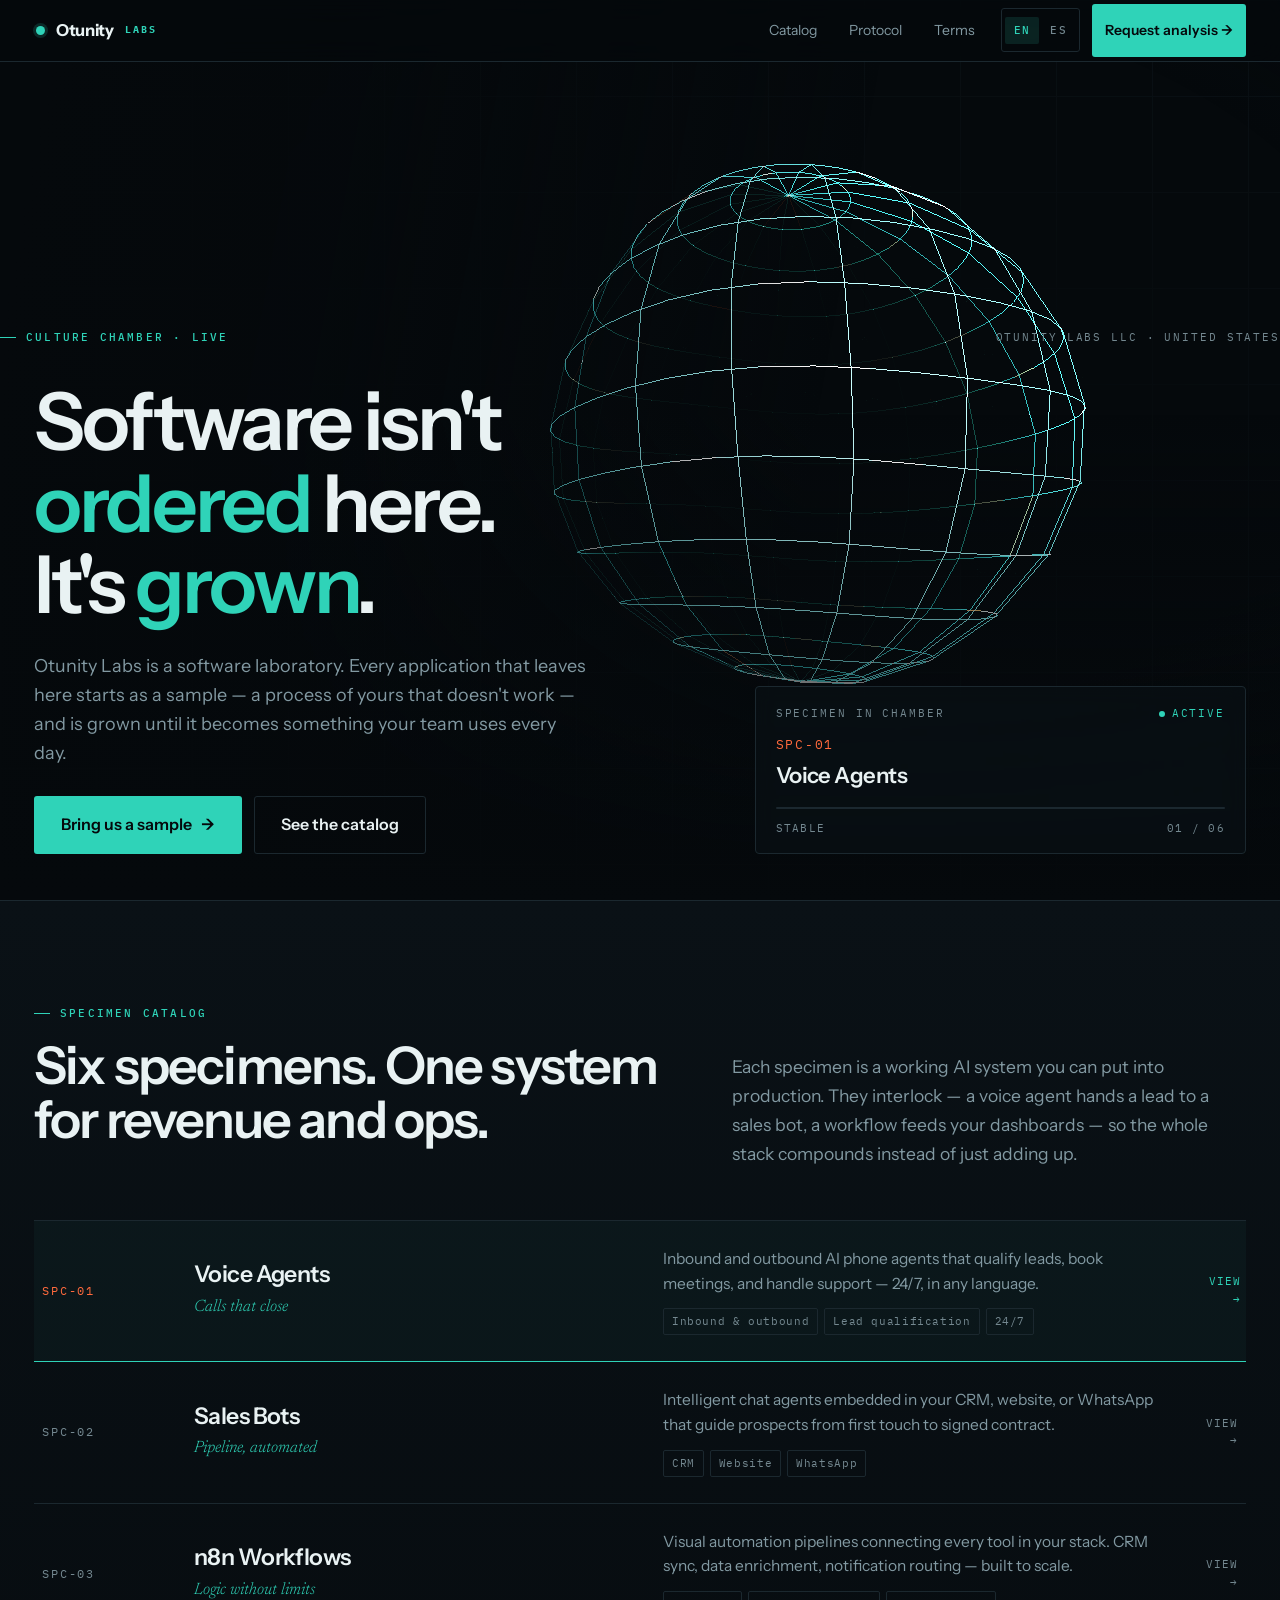
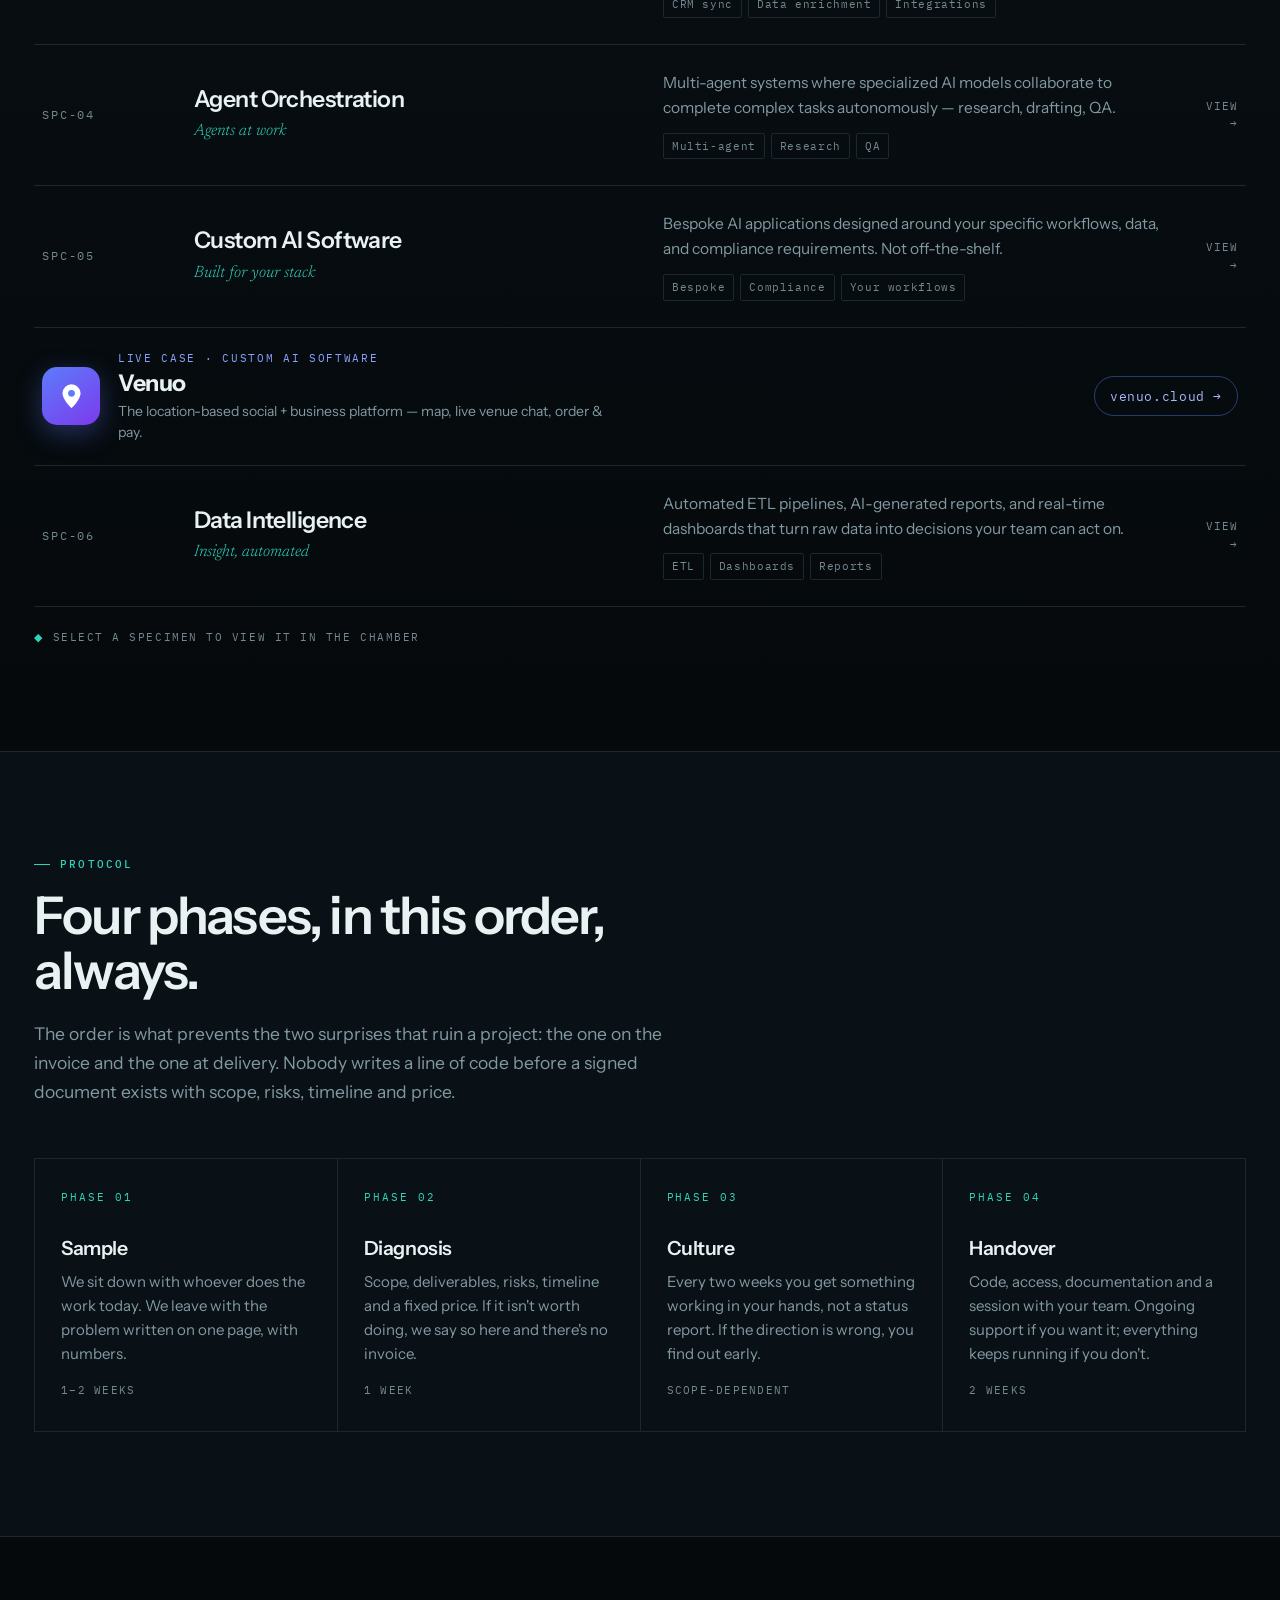
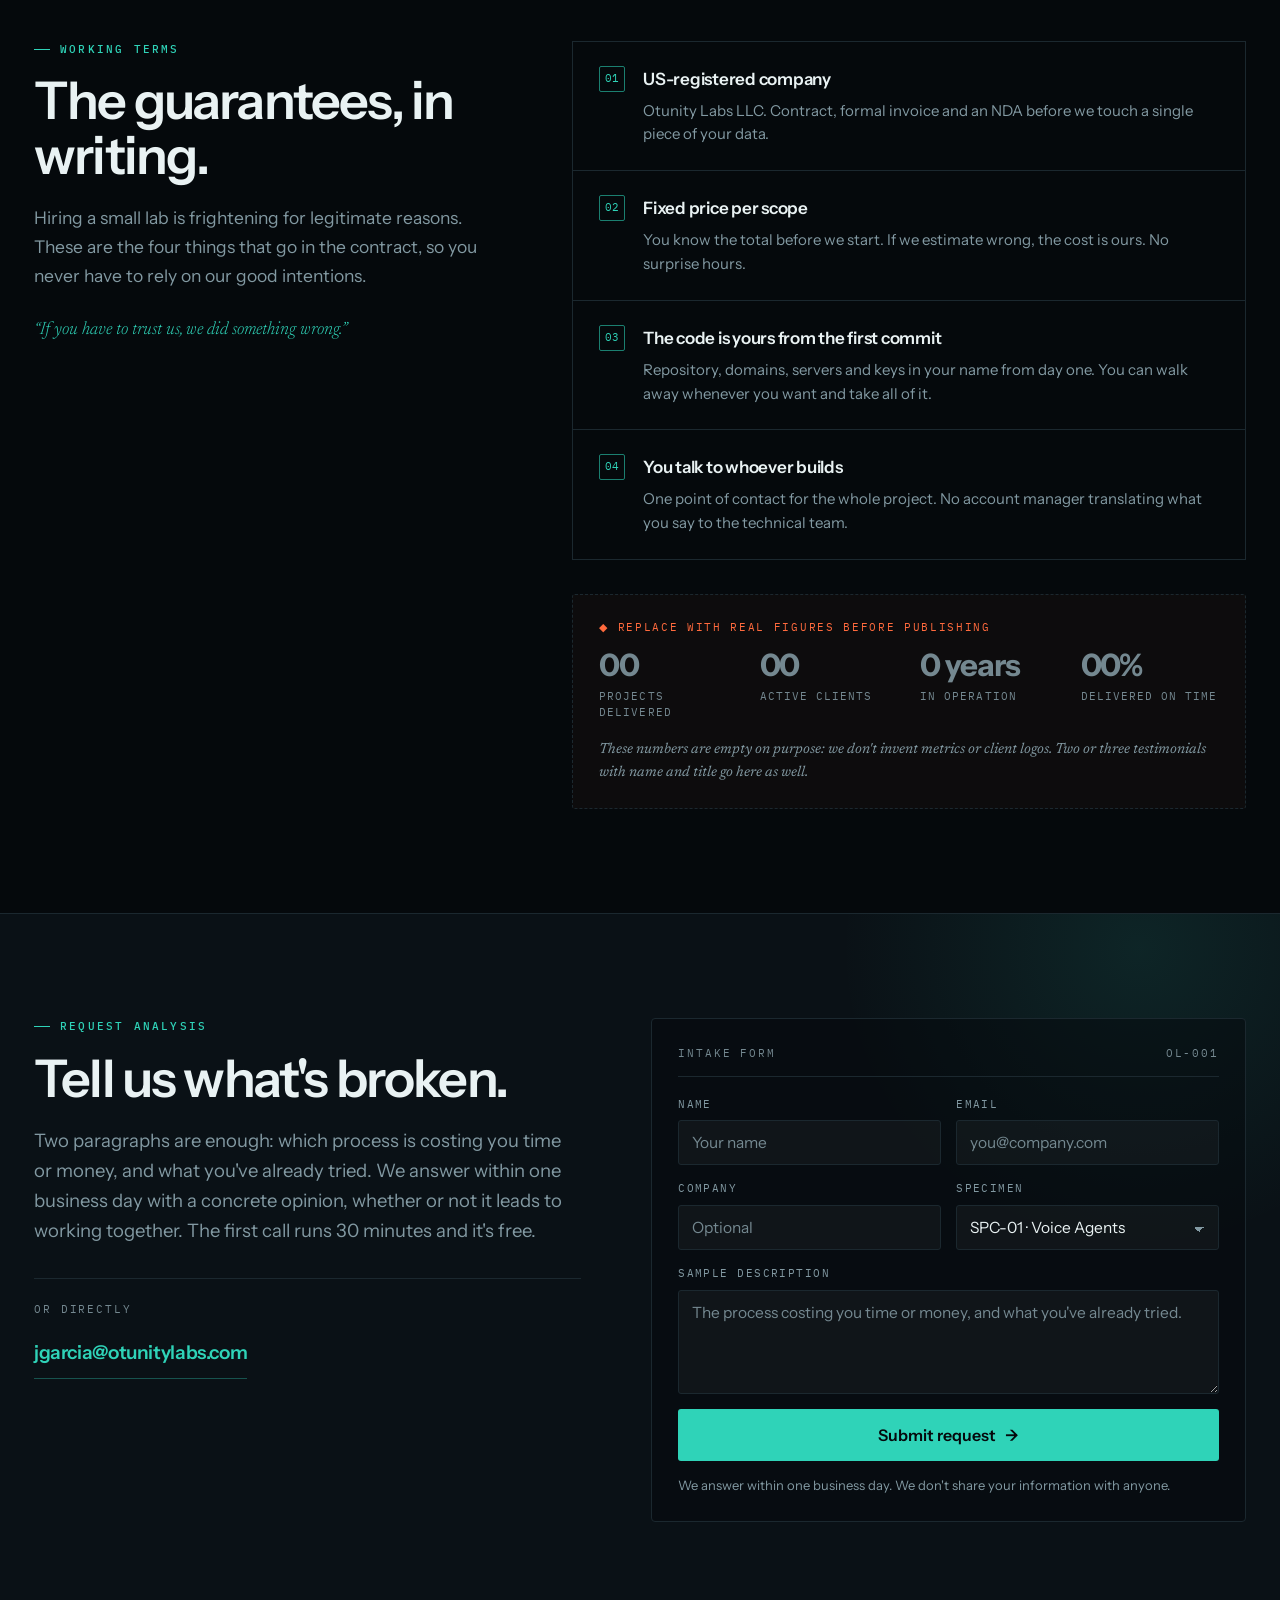
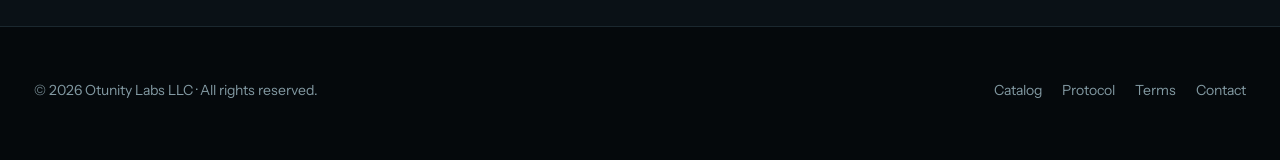
<file: index.html>
<!DOCTYPE html><html lang="en" class="no-js"><head><meta charset="utf-8"><meta name="viewport" content="width=device-width,initial-scale=1"><title>Otunity Labs — AI systems laboratory</title><meta name="description" content="Otunity Labs LLC. Voice agents, sales bots, workflow automation, multi-agent orchestration, custom AI software and data intelligence — built around your stack."><meta property="og:title" content="Otunity Labs — Software laboratory"><meta property="og:description" content="Six AI systems in the catalog: voice agents, sales bots, workflows, orchestration, custom software, data intelligence."><meta property="og:type" content="website"><link rel="alternate" hreflang="en" href="./"><link rel="alternate" hreflang="es" href="./"><script>document.documentElement.className="js"</script><link rel="preconnect" href="https://fonts.googleapis.com"><link rel="preconnect" href="https://fonts.gstatic.com" crossorigin><link href="https://fonts.googleapis.com/css2?family=Instrument+Sans:ital,wght@0,400..700;1,400..700&family=IBM+Plex+Mono:ital,wght@0,400;0,500;1,400&family=Newsreader:ital,opsz,wght@1,6..72,300..400&display=swap" rel="stylesheet"><link rel="stylesheet" href="/s.css"><style>.vcard{display:flex;align-items:center;gap:18px;border-bottom:1px solid var(--line);padding:22px 8px;text-decoration:none;position:relative;transition:background .25s}.vcard:hover{background:rgba(92,124,250,.06)}.vcard::after{content:"";position:absolute;left:0;bottom:-1px;height:1px;width:0;background:#5C7CFA;transition:width .45s cubic-bezier(.2,.8,.3,1)}.vcard:hover::after{width:100%}.vcard__ic{flex:0 0 auto;width:58px;height:58px;border-radius:15px;background:linear-gradient(145deg,#5C7CFA,#7C3AED);display:grid;place-items:center;box-shadow:0 8px 26px rgba(92,124,250,.34)}.vcard__ic svg{width:31px;height:31px}.vcard__body{flex:1 1 auto;min-width:0}.vcard__k{display:block;font-family:var(--f-m);font-size:10.5px;letter-spacing:.16em;text-transform:uppercase;color:#8aa2ff;margin:0 0 4px}.vcard__nm{display:block;font-size:23px;font-weight:700;letter-spacing:-.02em;color:var(--clear);line-height:1.1}.vcard__tx{display:block;color:var(--haze);font-size:14px;line-height:1.5;margin:5px 0 0;max-width:54ch}.vcard__go{flex:0 0 auto;font-family:var(--f-m);font-size:12.5px;letter-spacing:.05em;color:#a9bbff;white-space:nowrap;padding:9px 15px;border:1px solid rgba(92,124,250,.42);border-radius:999px;transition:background .2s,color .2s,border-color .2s}.vcard:hover .vcard__go{background:#5C7CFA;color:#fff;border-color:#5C7CFA}@media(max-width:640px){.vcard{gap:14px;padding:18px 6px}.vcard__go{display:none}.vcard__ic{width:50px;height:50px;border-radius:13px}.vcard__ic svg{width:27px;height:27px}.vcard__nm{font-size:20px}.vcard__tx{font-size:13px}}</style></head><body><header class="nav"><div class="wrap nav__in"><a class="brand" href="#top"><span class="brand__dot"></span>Otunity <i>Labs</i></a><nav aria-label="Main"><ul class="nav__links"><li><a href="#catalog" data-es="Catálogo">Catalog</a></li><li><a href="#protocol" data-es="Protocolo">Protocol</a></li><li><a href="#terms" data-es="Condiciones">Terms</a></li><li class="keep"><button class="lang" id="lang" type="button" aria-label="Cambiar a español" title="Español"><span class="lang__i is-on">EN</span><span class="lang__i">ES</span></button></li><li class="keep"><a class="btn btn--solid" href="#request"><span class="btn__long" data-es="Solicitar análisis">Request analysis</span><span class="btn__short" data-es="Contacto">Contact</span> <span class="ar">→</span></a></li></ul></nav></div></header><main id="top"><section class="hero"><div class="chamber" aria-hidden="true"><canvas class="chamber__gl" id="gl"></canvas><div class="chamber__grid"></div><div class="chamber__scrim"></div><div class="chamber__vig"></div></div><div class="wrap hero__in"><div class="hero__top"><p class="lbl" style="margin:0" data-es="Cámara de cultivo · en vivo">Culture chamber · live</p><p class="mono" style="margin:0;font-size:10.5px;letter-spacing:.18em;text-transform:uppercase;color:var(--dim)" data-es-html="Otunity Labs LLC · EE.&nbsp;UU.">Otunity Labs LLC · United States</p></div><h1 class="hero__h" data-es-html="Aquí no se <em>encarga</em> software.<br>Se <em>cultiva</em>.">Software isn't <em>ordered</em> here.<br>It's <em>grown</em>.</h1><div class="hero__grid"><div><p class="hero__p" data-es="Otunity Labs es un laboratorio de software. Cada aplicación que sale de aquí empieza como una muestra —un proceso tuyo que no funciona— y se cultiva hasta convertirse en algo que tu equipo usa todos los días.">Otunity Labs is a software laboratory. Every application that leaves here starts as a sample — a process of yours that doesn't work — and is grown until it becomes something your team uses every day.</p><div class="hero__cta"><a class="btn btn--solid btn--lg" href="#request" data-es="Traer una muestra">Bring us a sample <span class="ar">→</span></a> <a class="btn btn--wire btn--lg" href="#catalog" data-es="Ver el catálogo">See the catalog</a></div></div><div class="read" id="read"><p class="read__hd"><span data-es="Espécimen en cámara">Specimen in chamber</span><span class="read__live" data-es="Activo">Active</span></p><p class="read__id" id="rid">SPC-01</p><p class="read__nm" id="rnm">Voice Agents</p><div class="read__bar"><i id="rbar"></i></div><p class="read__ft"><span id="rst">Stable</span><span id="rct">01 / 06</span></p></div></div></div></section><section class="cat" id="catalog"><div class="wrap"><div class="cat__hd"><div class="rv"><p class="lbl" data-es="Catálogo de especímenes">Specimen catalog</p><h2 class="h" data-es="Seis especímenes. Un sistema para ventas y operaciones.">Six specimens. One system for revenue and ops.</h2></div><p class="p rv" data-es="Cada espécimen es un sistema de IA listo para producción. Encajan entre sí — un agente de voz pasa un lead a un bot de ventas, un flujo alimenta tus paneles — así todo el stack se potencia en vez de solo sumar.">Each specimen is a working AI system you can put into production. They interlock — a voice agent hands a lead to a sales bot, a workflow feeds your dashboards — so the whole stack compounds instead of just adding up.</p></div><div class="cat__list" id="cat"><button class="spec rv" type="button" data-i="0" aria-current="true"><span class="spec__id">SPC-01</span> <span><span class="spec__nm" data-es="Agentes de voz">Voice Agents</span><span class="spec__sub" data-es="Llamadas que cierran">Calls that close</span></span> <span class="spec__tx" data-es="Agentes de voz con IA, entrantes y salientes, que califican leads, agendan reuniones y atienden soporte — 24/7, en cualquier idioma.">Inbound and outbound AI phone agents that qualify leads, book meetings, and handle support — 24/7, in any language. <span class="spec__tags"><span data-es="Entrantes y salientes">Inbound &amp; outbound</span><span data-es="Calificación de leads">Lead qualification</span><span>24/7</span></span></span> <span class="spec__go" data-es="VER →">VIEW →</span></button> <button class="spec rv" type="button" data-i="1"><span class="spec__id">SPC-02</span> <span><span class="spec__nm" data-es="Bots de ventas">Sales Bots</span><span class="spec__sub" data-es="Pipeline, automatizado">Pipeline, automated</span></span> <span class="spec__tx" data-es="Agentes de chat inteligentes integrados en tu CRM, web o WhatsApp que guían al prospecto desde el primer contacto hasta el contrato firmado.">Intelligent chat agents embedded in your CRM, website, or WhatsApp that guide prospects from first touch to signed contract. <span class="spec__tags"><span>CRM</span><span data-es="Web">Website</span><span>WhatsApp</span></span></span> <span class="spec__go" data-es="VER →">VIEW →</span></button> <button class="spec rv" type="button" data-i="2"><span class="spec__id">SPC-03</span> <span><span class="spec__nm" data-es="Flujos n8n">n8n Workflows</span><span class="spec__sub" data-es="Lógica sin límites">Logic without limits</span></span> <span class="spec__tx" data-es="Flujos de automatización visual que conectan todas las herramientas de tu stack. Sincronización de CRM, enriquecimiento de datos, enrutado de notificaciones — hechos para escalar.">Visual automation pipelines connecting every tool in your stack. CRM sync, data enrichment, notification routing — built to scale. <span class="spec__tags"><span data-es="Sincronización CRM">CRM sync</span><span data-es="Enriquecimiento">Data enrichment</span><span data-es="Integraciones">Integrations</span></span></span> <span class="spec__go" data-es="VER →">VIEW →</span></button> <button class="spec rv" type="button" data-i="3"><span class="spec__id">SPC-04</span> <span><span class="spec__nm" data-es="Orquestación de agentes">Agent Orchestration</span><span class="spec__sub" data-es="Agentes trabajando">Agents at work</span></span> <span class="spec__tx" data-es="Sistemas multiagente donde modelos de IA especializados colaboran para completar tareas complejas de forma autónoma — investigación, redacción y control de calidad.">Multi-agent systems where specialized AI models collaborate to complete complex tasks autonomously — research, drafting, QA. <span class="spec__tags"><span data-es="Multiagente">Multi-agent</span><span data-es="Investigación">Research</span><span>QA</span></span></span> <span class="spec__go" data-es="VER →">VIEW →</span></button> <button class="spec rv" type="button" data-i="4"><span class="spec__id">SPC-05</span> <span><span class="spec__nm" data-es="Software de IA a medida">Custom AI Software</span><span class="spec__sub" data-es="Hecho para tu stack">Built for your stack</span></span> <span class="spec__tx" data-es="Aplicaciones de IA a medida, diseñadas en torno a tus flujos de trabajo, tus datos y tus requisitos de cumplimiento. Nada enlatado.">Bespoke AI applications designed around your specific workflows, data, and compliance requirements. Not off-the-shelf. <span class="spec__tags"><span data-es="A medida">Bespoke</span><span data-es="Cumplimiento">Compliance</span><span data-es="Tus flujos">Your workflows</span></span></span> <span class="spec__go" data-es="VER →">VIEW →</span></button><a class="vcard" href="https://venuo.cloud" target="_blank" rel="noopener"><span class="vcard__ic"><svg viewBox="0 0 24 24" fill="none" aria-hidden="true"><path d="M12 21s7-6.4 7-11.5A7 7 0 0 0 5 9.5C5 14.6 12 21 12 21Z" fill="#fff"/><circle cx="12" cy="9.5" r="2.6" fill="#5C7CFA"/></svg></span><span class="vcard__body"><span class="vcard__k" data-es="Caso en vivo · Custom AI Software">Live case · Custom AI Software</span><span class="vcard__nm">Venuo</span><span class="vcard__tx" data-es="La plataforma social + negocios basada en ubicación — mapa, chat de negocios en vivo, y pedir &amp; pagar.">The location-based social + business platform — map, live venue chat, order &amp; pay.</span></span><span class="vcard__go">venuo.cloud →</span></a> <button class="spec rv" type="button" data-i="5"><span class="spec__id">SPC-06</span> <span><span class="spec__nm" data-es="Inteligencia de datos">Data Intelligence</span><span class="spec__sub" data-es="Información, automatizada">Insight, automated</span></span> <span class="spec__tx" data-es="Pipelines ETL automatizados, informes generados con IA y paneles en tiempo real que convierten datos crudos en decisiones que tu equipo puede tomar.">Automated ETL pipelines, AI-generated reports, and real-time dashboards that turn raw data into decisions your team can act on. <span class="spec__tags"><span>ETL</span><span data-es="Paneles">Dashboards</span><span data-es="Informes">Reports</span></span></span> <span class="spec__go" data-es="VER →">VIEW →</span></button></div><p class="cat__hint rv"><b>◆</b> <span data-es="Selecciona un espécimen para verlo en la cámara">Select a specimen to view it in the chamber</span></p></div></section><section class="proto" id="protocol"><div class="wrap"><div class="proto__hd"><p class="lbl rv" data-es="Protocolo">Protocol</p><h2 class="h rv" data-es="Cuatro fases, en este orden, siempre.">Four phases, in this order, always.</h2><p class="p rv" data-es="El orden es lo que evita las dos sorpresas que arruinan un proyecto: la de la factura y la de la entrega. Nadie escribe una línea de código antes de que exista un documento firmado con alcance, riesgos, plazo y precio.">The order is what prevents the two surprises that ruin a project: the one on the invoice and the one at delivery. Nobody writes a line of code before a signed document exists with scope, risks, timeline and price.</p></div><div class="proto__grid"><div class="step rv"><span class="step__n" data-es="FASE 01">PHASE 01</span><h3 class="step__h" data-es="Muestra">Sample</h3><p class="step__p" data-es="Nos sentamos con quien hace el trabajo hoy. Salimos con el problema descrito en una página, con números.">We sit down with whoever does the work today. We leave with the problem written on one page, with numbers.</p><span class="step__t" data-es="1–2 semanas">1–2 weeks</span></div><div class="step rv"><span class="step__n" data-es="FASE 02">PHASE 02</span><h3 class="step__h" data-es="Diagnóstico">Diagnosis</h3><p class="step__p" data-es="Alcance, entregables, riesgos, plazo y precio cerrado. Si no conviene hacerlo, lo decimos aquí y no hay factura.">Scope, deliverables, risks, timeline and a fixed price. If it isn't worth doing, we say so here and there's no invoice.</p><span class="step__t" data-es="1 semana">1 week</span></div><div class="step rv"><span class="step__n" data-es="FASE 03">PHASE 03</span><h3 class="step__h" data-es="Cultivo">Culture</h3><p class="step__p" data-es="Cada dos semanas tienes algo funcionando en las manos, no un informe de avance. Si el rumbo está mal, se ve pronto.">Every two weeks you get something working in your hands, not a status report. If the direction is wrong, you find out early.</p><span class="step__t" data-es="Según alcance">Scope-dependent</span></div><div class="step rv"><span class="step__n" data-es="FASE 04">PHASE 04</span><h3 class="step__h" data-es="Traspaso">Handover</h3><p class="step__p" data-es="Código, accesos, documentación y una sesión con tu equipo. Soporte si lo quieres; todo sigue en pie si no.">Code, access, documentation and a session with your team. Ongoing support if you want it; everything keeps running if you don't.</p><span class="step__t" data-es="2 semanas">2 weeks</span></div></div></div></section><section class="cond" id="terms"><div class="wrap cond__grid"><div class="rv"><p class="lbl" data-es="Condiciones de trabajo">Working terms</p><h2 class="h" data-es="Las garantías, por escrito.">The guarantees, in writing.</h2><p class="p" data-es="Contratar a un laboratorio pequeño da miedo por razones legítimas. Estas son las cuatro cosas que van en el contrato, para que no dependas de nuestra buena voluntad.">Hiring a small lab is frightening for legitimate reasons. These are the four things that go in the contract, so you never have to rely on our good intentions.</p><p class="note" style="margin:26px 0 0" data-es="«Si te tienes que fiar de nosotros, algo hicimos mal.»">“If you have to trust us, we did something wrong.”</p></div><div><div class="cond__list"><div class="cond__row rv"><span class="cond__ic">01</span><div><h3 class="cond__h" data-es-html="Sociedad registrada en EE.&nbsp;UU.">US-registered company</h3><p class="cond__p" data-es="Otunity Labs LLC. Contrato, factura formal y acuerdo de confidencialidad antes de tocar un solo dato tuyo.">Otunity Labs LLC. Contract, formal invoice and an NDA before we touch a single piece of your data.</p></div></div><div class="cond__row rv"><span class="cond__ic">02</span><div><h3 class="cond__h" data-es="Precio cerrado por alcance">Fixed price per scope</h3><p class="cond__p" data-es="Sabes el total antes de empezar. Si estimamos mal, el costo es nuestro. No hay horas sorpresa.">You know the total before we start. If we estimate wrong, the cost is ours. No surprise hours.</p></div></div><div class="cond__row rv"><span class="cond__ic">03</span><div><h3 class="cond__h" data-es="El código es tuyo desde el primer commit">The code is yours from the first commit</h3><p class="cond__p" data-es="Repositorio, dominios, servidores y llaves a tu nombre desde el día uno. Puedes irte cuando quieras y llevártelo todo.">Repository, domains, servers and keys in your name from day one. You can walk away whenever you want and take all of it.</p></div></div><div class="cond__row rv"><span class="cond__ic">04</span><div><h3 class="cond__h" data-es="Hablas con quien construye">You talk to whoever builds</h3><p class="cond__p" data-es="Un solo interlocutor durante todo el proyecto. Sin gestor de cuenta que traduzca lo que dices al equipo técnico.">One point of contact for the whole project. No account manager translating what you say to the technical team.</p></div></div></div><div class="pend rv"><p class="pend__t" data-es="◆ Reemplazar con cifras reales antes de publicar">◆ Replace with real figures before publishing</p><div class="pend__row"><div><p class="pend__n">00</p><p class="pend__l" data-es="Proyectos entregados">Projects delivered</p></div><div><p class="pend__n">00</p><p class="pend__l" data-es="Clientes activos">Active clients</p></div><div><p class="pend__n" data-es="0 años">0 years</p><p class="pend__l" data-es="En operación">In operation</p></div><div><p class="pend__n">00%</p><p class="pend__l" data-es="Entregados en plazo">Delivered on time</p></div></div><p class="pend__x" data-es="Estos números están vacíos a propósito: no inventamos métricas ni logotipos de clientes. Aquí van también dos o tres testimonios con nombre y cargo.">These numbers are empty on purpose: we don't invent metrics or client logos. Two or three testimonials with name and title go here as well.</p></div></div></div></section><section class="req" id="request"><div class="wrap req__grid"><div class="rv"><p class="lbl" data-es="Solicitar análisis">Request analysis</p><h2 class="h" data-es="Cuéntanos qué está roto.">Tell us what's broken.</h2><p class="req__p" data-es="Dos párrafos bastan: qué proceso te cuesta tiempo o dinero y qué has intentado ya. Respondemos en un día hábil con una opinión concreta, sirva o no para trabajar juntos. La primera llamada dura 30 minutos y no se cobra.">Two paragraphs are enough: which process is costing you time or money, and what you've already tried. We answer within one business day with a concrete opinion, whether or not it leads to working together. The first call runs 30 minutes and it's free.</p><div class="req__dir"><span data-es="O directamente">Or directly</span><a href="mailto:jgarcia@otunitylabs.com">jgarcia@otunitylabs.com</a></div></div><form class="form rv" id="form"><p class="form__hd"><span data-es="Formulario de ingreso">Intake form</span><span>OL-001</span></p><div class="row2"><div class="fld"><label for="f1" data-es="Nombre">Name</label><input id="f1" name="name" required placeholder="Your name" data-es-ph="Tu nombre"></div><div class="fld"><label for="f2">Email</label><input id="f2" name="email" type="email" required placeholder="you@company.com" data-es-ph="tu@empresa.com"></div></div><div class="row2"><div class="fld"><label for="f3" data-es="Empresa">Company</label><input id="f3" name="company" placeholder="Optional" data-es-ph="Opcional"></div><div class="fld"><label for="f4" data-es="Espécimen">Specimen</label> <select id="f4" name="specimen"><option data-es="SPC-01 · Agentes de voz">SPC-01 · Voice Agents</option><option data-es="SPC-02 · Bots de ventas">SPC-02 · Sales Bots</option><option data-es="SPC-03 · Flujos n8n">SPC-03 · n8n Workflows</option><option data-es="SPC-04 · Orquestación de agentes">SPC-04 · Agent Orchestration</option><option data-es="SPC-05 · Software de IA a medida">SPC-05 · Custom AI Software</option><option data-es="SPC-06 · Inteligencia de datos">SPC-06 · Data Intelligence</option><option data-es="Todavía no lo tengo claro">Not sure yet</option></select></div></div><div class="fld"><label for="f5" data-es="Descripción de la muestra">Sample description</label><textarea id="f5" name="message" required placeholder="The process costing you time or money, and what you've already tried." data-es-ph="El proceso que te cuesta tiempo o dinero, y qué has intentado ya."></textarea></div><button class="btn btn--solid btn--lg form__go" type="submit" data-es="Enviar solicitud">Submit request <span class="ar">→</span></button><p class="form__fine" id="fine" data-es="Respondemos en un día hábil. No compartimos tu información con nadie.">We answer within one business day. We don't share your information with anyone.</p></form></div></section></main><footer class="foot"><div class="wrap foot__in"><p style="margin:0">© <span id="yr">2026</span> Otunity Labs LLC · <span data-es="Todos los derechos reservados.">All rights reserved.</span></p><ul class="foot__nav"><li><a href="#catalog" data-es="Catálogo">Catalog</a></li><li><a href="#protocol" data-es="Protocolo">Protocol</a></li><li><a href="#terms" data-es="Condiciones">Terms</a></li><li><a href="mailto:jgarcia@otunitylabs.com" data-es="Contacto">Contact</a></li></ul></div></footer><script src="/app.js"></script></body></html>
</file>
<file: s.css>
:root{--void:#05090C;--chamber:#0A1116;--panel:#0D161C;--line:#1B282F;--haze:#8299A2;--clear:#E9F2F3;--dim:#748890;--culture:#2FD3B8;--culture-dim:#1B7F70;--reagent:#FF6A3D;--f-d:"Instrument Sans",system-ui,sans-serif;--f-m:"IBM Plex Mono",ui-monospace,monospace;--f-n:"Newsreader",Georgia,serif;--gut:34px;--max:1280px}*,::after,::before{box-sizing:border-box}html{scroll-behavior:smooth}body{margin:0;background:var(--void);color:var(--clear);font-family:var(--f-d);font-size:17px;line-height:1.6;-webkit-font-smoothing:antialiased;overflow-x:hidden}section[id]{scroll-margin-top:86px}a{color:inherit}:focus-visible{outline:2px solid var(--culture);outline-offset:3px}.wrap{max-width:var(--max);margin:0 auto;padding:0 var(--gut)}.mono{font-family:var(--f-m)}.lbl{font-family:var(--f-m);font-size:11px;font-weight:500;letter-spacing:.2em;text-transform:uppercase;color:var(--culture);margin:0 0 16px;display:flex;align-items:center;gap:10px}.lbl::before{content:"";width:16px;height:1px;background:var(--culture);flex:0 0 auto}.lbl--dim{color:var(--dim)}.lbl--dim::before{background:var(--dim)}h2.h{font-size:clamp(31px,4.4vw,52px);letter-spacing:-.035em;line-height:1.05;margin:0 0 20px;font-weight:600}.p{color:var(--haze);font-size:17.5px;line-height:1.66;margin:0;max-width:60ch}.note{font-family:var(--f-n);font-style:italic;font-size:18px;line-height:1.6;color:var(--culture);font-weight:300}.nav{position:fixed;top:0;left:0;right:0;z-index:60;height:62px;display:flex;align-items:center;background:rgba(5,9,12,.72);backdrop-filter:blur(14px);border-bottom:1px solid var(--line);transition:background .3s}.nav__in{display:flex;align-items:center;justify-content:space-between;width:100%}.brand{display:flex;align-items:center;gap:11px;text-decoration:none;font-weight:700;letter-spacing:-.02em;font-size:16.5px;padding:10px 2px}.brand__dot{width:9px;height:9px;border-radius:50%;background:var(--culture);box-shadow:0 0 0 3px rgba(47,211,184,.16);flex:0 0 auto;animation:pulse 2.6s ease-in-out infinite}@keyframes pulse{0%,100%{box-shadow:0 0 0 3px rgba(47,211,184,.16)}50%{box-shadow:0 0 0 6px rgba(47,211,184,.05)}}.brand i{font-style:normal;font-family:var(--f-m);font-size:10px;letter-spacing:.2em;color:var(--culture);text-transform:uppercase}.nav__links{display:flex;align-items:center;gap:8px;list-style:none;margin:0;padding:0}.nav__links>li>a{text-decoration:none;font-size:14px;color:var(--haze);padding:14px 12px;display:inline-block;border-radius:3px}.nav__links>li>a:hover{color:var(--clear)}.nav__links>li>a.btn{color:var(--void)}.lang{display:inline-flex;align-items:center;gap:2px;background:0 0;border:1px solid var(--line);border-radius:3px;padding:3px;cursor:pointer;font-family:var(--f-m);margin:0 4px 0 6px;min-height:44px;box-sizing:border-box;transition:border-color .2s}.lang:hover{border-color:var(--culture)}.lang__i{display:block;font-size:11px;font-weight:500;letter-spacing:.12em;color:var(--dim);padding:8px 9px;border-radius:2px;line-height:1;transition:background .2s,color .2s}.lang__i.is-on{background:rgba(47,211,184,.13);color:var(--culture)}.btn{display:inline-flex;align-items:center;gap:9px;white-space:nowrap;font-family:var(--f-d);font-size:14.5px;font-weight:600;text-decoration:none;padding:11px 19px;border:1px solid transparent;border-radius:3px;cursor:pointer;transition:background .2s,border-color .2s,color .2s}.btn--solid{background:var(--culture);color:var(--void)}.btn--solid:hover{background:#4eead0}.btn--wire{border-color:var(--line);color:var(--clear)}.btn--wire:hover{border-color:var(--culture);color:var(--culture)}.btn--lg{padding:15px 26px;font-size:16px}.ar{transition:transform .2s}.btn__short{display:none}.btn:hover .ar{transform:translateX(3px)}.hero{position:relative;min-height:100svh;display:flex;align-items:flex-end;padding:120px 0 46px;overflow:hidden}.chamber{position:absolute;inset:0;z-index:0;background:var(--void)}.chamber__gl,.chamber__video{position:absolute;inset:0;width:100%;height:100%;object-fit:cover;display:block}.chamber__gl{opacity:0;transition:opacity 1.1s ease .15s}.chamber__gl.on{opacity:1}.chamber__video{opacity:.9;transition:opacity 1s ease}.chamber__video.off{opacity:0}.chamber__grid{position:absolute;inset:0;z-index:1;pointer-events:none;background-image:linear-gradient(var(--line) 1px,transparent 1px),linear-gradient(90deg,var(--line) 1px,transparent 1px);background-size:96px 96px;opacity:.34;mask-image:radial-gradient(ellipse 78% 62% at 62% 45%,transparent 18%,#000 92%);-webkit-mask-image:radial-gradient(ellipse 78% 62% at 62% 45%,transparent 18%,#000 92%)}.chamber__scrim{position:absolute;inset:0;z-index:2;pointer-events:none;background:linear-gradient(100deg,var(--void) 4%,rgba(5,9,12,.9) 26%,rgba(5,9,12,.42) 46%,transparent 62%)}@media(max-width:1040px){.chamber__scrim{background:linear-gradient(to top,var(--void) 38%,rgba(5,9,12,.92) 54%,rgba(5,9,12,.44) 70%,rgba(5,9,12,.1) 88%,transparent 100%)}}.chamber__vig{position:absolute;inset:0;z-index:3;pointer-events:none;background:radial-gradient(ellipse 96% 84% at 62% 40%,transparent 48%,rgba(5,9,12,.66) 86%,var(--void) 100%),linear-gradient(to top,var(--void) 0,rgba(5,9,12,.62) 22%,transparent 54%)}.hero__in{position:relative;z-index:4;width:100%}.hero__top{position:absolute;top:-52px;left:0;right:0;display:flex;justify-content:space-between;align-items:flex-start;gap:20px}.hero__h{font-size:clamp(38px,6.6vw,80px);line-height:1.02;letter-spacing:-.042em;font-weight:600;margin:0;max-width:15ch;text-wrap:balance}.hero__h em{font-style:normal;color:var(--culture)}.hero__grid{display:grid;grid-template-columns:minmax(0,1.15fr) minmax(0,.85fr);gap:56px;align-items:end;margin:26px 0 0}.hero__p{color:var(--haze);font-size:18px;line-height:1.62;margin:0;max-width:46ch}.hero__cta{display:flex;flex-wrap:wrap;gap:12px;margin:28px 0 0}.read{border:1px solid var(--line);background:rgba(10,17,22,.66);backdrop-filter:blur(9px);padding:18px 20px 16px;border-radius:4px;min-width:0}.read__hd{display:flex;justify-content:space-between;align-items:center;gap:14px;font-family:var(--f-m);font-size:10.5px;letter-spacing:.18em;text-transform:uppercase;color:var(--dim);margin:0 0 12px}.read__live{display:flex;align-items:center;gap:7px;color:var(--culture)}.read__live::before{content:"";width:6px;height:6px;border-radius:50%;background:var(--culture);animation:pulse2 1.6s infinite}@keyframes pulse2{0%,100%{opacity:1}50%{opacity:.25}}.read__id{font-family:var(--f-m);font-size:12.5px;letter-spacing:.14em;color:var(--reagent);margin:0 0 4px}.read__nm{font-size:22px;font-weight:600;letter-spacing:-.025em;margin:0 0 14px;min-height:1.2em}.read__bar{height:2px;background:var(--line);position:relative;overflow:hidden;border-radius:2px}.read__bar i{position:absolute;inset:0 auto 0 0;background:var(--culture);width:0}.read__ft{display:flex;justify-content:space-between;font-family:var(--f-m);font-size:10.5px;letter-spacing:.12em;text-transform:uppercase;color:var(--dim);margin:11px 0 0}.cat{padding:104px 0;border-top:1px solid var(--line);background:linear-gradient(var(--chamber),var(--void))}.cat__hd{display:grid;grid-template-columns:minmax(0,1fr) minmax(0,.8fr);gap:56px;align-items:end;margin:0 0 52px}.cat__list{border-top:1px solid var(--line)}.spec{width:100%;text-align:left;background:0 0;border:0;border-bottom:1px solid var(--line);color:inherit;font:inherit;display:grid;grid-template-columns:118px minmax(0,1.05fr) minmax(0,1.2fr) 44px;gap:34px;align-items:center;padding:26px 8px;cursor:pointer;transition:background .25s,padding .25s;position:relative}.spec::after{content:"";position:absolute;left:0;bottom:-1px;height:1px;width:0;background:var(--culture);transition:width .45s cubic-bezier(.2,.8,.3,1)}.spec:hover,.spec[aria-current=true]{background:rgba(47,211,184,.045)}.spec:hover::after,.spec[aria-current=true]::after{width:100%}.spec__id{display:block;font-family:var(--f-m);font-size:11.5px;letter-spacing:.16em;color:var(--dim);transition:color .25s}.spec:hover .spec__id,.spec[aria-current=true] .spec__id{color:var(--reagent)}.spec__nm{display:block;font-size:23px;font-weight:600;letter-spacing:-.025em;margin:0 0 5px;line-height:1.2}.spec__sub{display:block;font-family:var(--f-n);font-style:italic;font-size:16.5px;color:var(--culture);margin:0;font-weight:300}.spec__tx{display:block;color:var(--haze);font-size:15.5px;line-height:1.6;margin:0}.spec__tags{margin:12px 0 0;padding:0;display:flex;flex-wrap:wrap;gap:6px}.spec__tags span{font-family:var(--f-m);font-size:10.5px;letter-spacing:.06em;color:var(--dim);border:1px solid var(--line);padding:4px 8px;border-radius:2px}.spec__go{display:block;font-family:var(--f-m);font-size:11px;letter-spacing:.1em;color:var(--dim);text-align:right;transition:color .25s,transform .25s}.spec:hover .spec__go,.spec[aria-current=true] .spec__go{color:var(--culture);transform:translateX(3px)}.cat__hint{font-family:var(--f-m);font-size:11px;letter-spacing:.14em;text-transform:uppercase;color:var(--dim);margin:22px 0 0;display:flex;align-items:center;gap:9px}.cat__hint b{color:var(--culture);font-weight:500}.proto{padding:104px 0;border-top:1px solid var(--line);background:var(--chamber)}.proto__hd{max-width:640px;margin:0 0 52px}.proto__grid{display:grid;grid-template-columns:repeat(4,1fr);gap:1px;background:var(--line);border:1px solid var(--line)}.step{background:var(--chamber);padding:30px 26px 32px;position:relative;transition:background .3s}.step:hover{background:var(--panel)}.step__n{font-family:var(--f-m);font-size:11px;letter-spacing:.18em;color:var(--culture);display:block;margin:0 0 30px}.step__h{font-size:19.5px;letter-spacing:-.022em;font-weight:600;margin:0 0 9px;line-height:1.25}.step__p{margin:0;font-size:15px;line-height:1.6;color:var(--haze)}.step__t{display:block;margin:16px 0 0;font-family:var(--f-m);font-size:10.5px;letter-spacing:.12em;color:var(--dim);text-transform:uppercase}.cond{padding:104px 0;border-top:1px solid var(--line)}.cond__grid{display:grid;grid-template-columns:minmax(0,.82fr) minmax(0,1.18fr);gap:70px;align-items:start}.cond__list{display:grid;gap:1px;background:var(--line);border:1px solid var(--line)}.cond__row{background:var(--void);padding:24px 26px;display:grid;grid-template-columns:26px minmax(0,1fr);gap:18px;align-items:start;transition:background .3s}.cond__row:hover{background:var(--panel)}.cond__ic{width:26px;height:26px;border:1px solid var(--culture-dim);border-radius:2px;display:grid;place-items:center;font-family:var(--f-m);font-size:11px;color:var(--culture)}.cond__h{font-size:17px;font-weight:600;letter-spacing:-.015em;margin:0 0 6px}.cond__p{margin:0;color:var(--haze);font-size:15px;line-height:1.58}.pend{margin:34px 0 0;border:1px dashed var(--line);background:rgba(255,106,61,.035);padding:24px 26px;border-radius:3px}.pend__t{font-family:var(--f-m);font-size:10.5px;letter-spacing:.16em;text-transform:uppercase;color:var(--reagent);margin:0 0 14px}.pend__row{display:grid;grid-template-columns:repeat(4,1fr);gap:22px;margin:0}.pend__n{font-size:31px;font-weight:700;letter-spacing:-.04em;margin:0;line-height:1;color:var(--dim)}.pend__l{font-family:var(--f-m);font-size:10.5px;letter-spacing:.1em;text-transform:uppercase;color:var(--dim);margin:7px 0 0}.pend__x{margin:18px 0 0;font-family:var(--f-n);font-style:italic;font-size:14.5px;color:var(--haze);line-height:1.55}.req{padding:104px 0;border-top:1px solid var(--line);background:var(--chamber);position:relative;overflow:hidden}.req::before{content:"";position:absolute;top:-40%;right:-14%;width:640px;height:640px;border-radius:50%;background:radial-gradient(circle,rgba(47,211,184,.1),transparent 66%);pointer-events:none}.req__grid{position:relative;display:grid;grid-template-columns:minmax(0,.92fr) minmax(0,1fr);gap:70px;align-items:start}.req__p{font-size:18.5px;line-height:1.62;color:var(--haze);margin:0;max-width:44ch}.req__dir{margin:32px 0 0;padding:22px 0 0;border-top:1px solid var(--line)}.req__dir span{display:block;font-family:var(--f-m);font-size:10.5px;letter-spacing:.18em;text-transform:uppercase;color:var(--dim);margin:0 0 10px}.req__dir a{font-size:19px;font-weight:600;text-decoration:none;letter-spacing:-.02em;color:var(--culture);border-bottom:1px solid rgba(47,211,184,.34);padding:10px 0;display:inline-block}.req__dir a:hover{border-color:var(--culture)}.form{display:grid;gap:15px;border:1px solid var(--line);background:rgba(5,9,12,.5);padding:26px;border-radius:4px}.form__hd{font-family:var(--f-m);font-size:10.5px;letter-spacing:.18em;text-transform:uppercase;color:var(--dim);display:flex;justify-content:space-between;margin:0 0 4px;padding:0 0 14px;border-bottom:1px solid var(--line)}.row2{display:grid;grid-template-columns:1fr 1fr;gap:15px}.fld{display:grid;gap:7px}.fld label{font-family:var(--f-m);font-size:11px;letter-spacing:.13em;text-transform:uppercase;color:var(--haze)}.fld input,.fld select,.fld textarea{font-family:var(--f-d);font-size:15.5px;color:var(--clear);background:rgba(255,255,255,.035);border:1px solid var(--line);border-radius:3px;padding:12px 13px;width:100%}.fld textarea{resize:vertical;min-height:104px}.fld select{appearance:none;background-image:linear-gradient(45deg,transparent 50%,var(--haze) 50%),linear-gradient(135deg,var(--haze) 50%,transparent 50%);background-position:calc(100% - 19px) 21px,calc(100% - 14px) 21px;background-size:5px 5px;background-repeat:no-repeat}.fld select option{background:var(--chamber);color:var(--clear)}.fld input:focus,.fld select:focus,.fld textarea:focus{border-color:var(--culture);background:rgba(47,211,184,.05);outline:0}.fld input::placeholder,.fld textarea::placeholder{color:var(--dim)}.form__go{justify-content:center;width:100%}.form__fine{font-size:13px;color:var(--haze);margin:0;line-height:1.5}.foot{padding:40px 0 46px;border-top:1px solid var(--line)}.foot__in{display:flex;flex-wrap:wrap;gap:16px 28px;align-items:center;justify-content:space-between;font-size:14px;color:var(--haze)}.foot__nav{display:flex;flex-wrap:wrap;gap:6px 20px;list-style:none;margin:0;padding:0}.foot__nav a{text-decoration:none;display:inline-block;padding:12px 0}.foot__nav a:hover{color:var(--culture)}.js .rv{opacity:0;transform:translateY(16px)}.js .rv{transition:opacity .7s ease,transform .7s cubic-bezier(.2,.7,.3,1)}.js .rv.in{opacity:1;transform:none}@media(max-width:1040px){:root{--gut:24px}.cat__hd,.cond__grid,.hero__grid,.req__grid{grid-template-columns:1fr;gap:34px}.spec{grid-template-columns:84px minmax(0,1fr);gap:14px 22px;padding:24px 6px}.spec__tx{grid-column:2}.spec__go{display:none}.proto__grid{grid-template-columns:1fr 1fr}.nav__links>li:not(.keep){display:none}.hero__top{position:static;margin:0 0 20px;flex-direction:column;gap:6px}.hero{align-items:flex-end;min-height:100svh}}@media(max-width:720px){.hero{position:relative;min-height:100svh;display:flex;flex-direction:column;align-items:stretch;justify-content:flex-end;padding:104px 0 40px;overflow:hidden}.chamber{position:absolute;inset:0;height:auto;min-height:0;max-height:none;margin:0;border:0}.chamber__scrim{background:linear-gradient(to top,var(--void) 18%,rgba(5,9,12,.9) 46%,rgba(5,9,12,.5) 68%,transparent 90%)}.chamber__vig{background:radial-gradient(ellipse 130% 80% at 55% 34%,transparent 40%,rgba(5,9,12,.68) 92%)}.chamber__grid{mask-image:radial-gradient(ellipse 96% 82% at 52% 38%,transparent 12%,#000 94%);-webkit-mask-image:radial-gradient(ellipse 96% 82% at 52% 38%,transparent 12%,#000 94%)}.hero__top{position:static;margin:0 0 16px}}@media(max-width:620px){.lang{margin:0 0 0 2px}.lang__i{padding:8px 7px;font-size:10.5px}.brand{gap:8px;font-size:15.5px}.brand i{display:none}.nav__links .btn{padding:11px 13px;font-size:13.5px;gap:7px}.btn__long{display:none}.btn__short{display:inline}}@media(max-width:640px){.hero{padding:78px 0 44px}.hero__h{font-size:34px;line-height:1.05}.hero__p{font-size:16px;line-height:1.58}.hero__grid{margin-top:20px;gap:26px}.read{padding:15px 16px 14px}.read__nm{font-size:19px;margin-bottom:12px}.cat,.cond,.proto,.req{padding:70px 0}.proto__grid{grid-template-columns:1fr}.row2{grid-template-columns:1fr}.pend__row{grid-template-columns:1fr 1fr;gap:20px}.spec{grid-template-columns:1fr;gap:10px}.spec__tx{grid-column:1}.chamber__grid{background-size:62px 62px}.hero__top>.mono{display:none}}@media(prefers-reduced-motion:reduce){*{animation:none!important;transition:none!important;scroll-behavior:auto!important}.js .rv{opacity:1;transform:none}.chamber__gl{opacity:1}}
</file>
